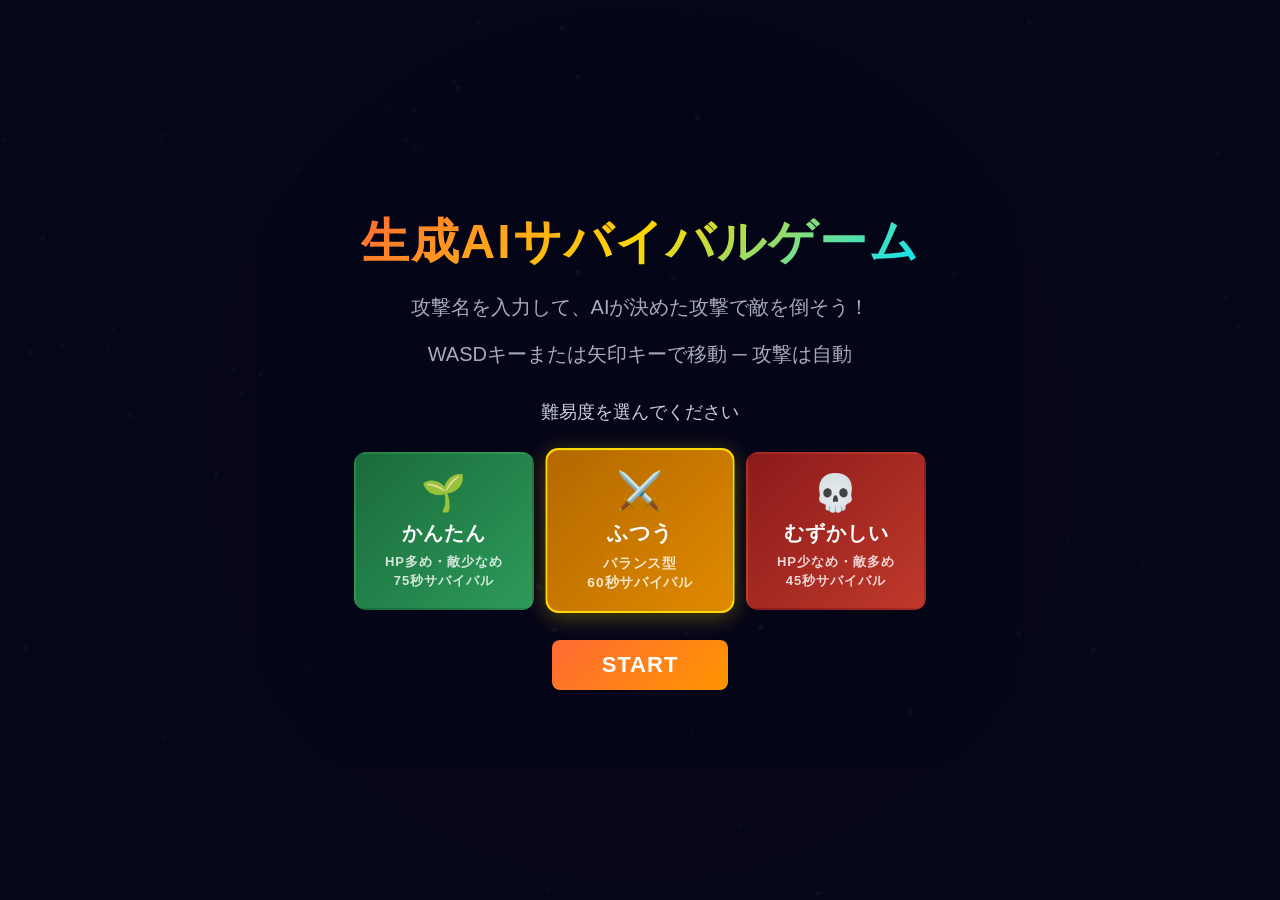
<file: index.html>
<!DOCTYPE html>
<html lang="ja">

<head>
    <meta charset="UTF-8">
    <title>AI Survival Game</title>
    <link rel="stylesheet" href="style.css?v=2">
</head>

<body>

<canvas id="gameCanvas"></canvas>

<script src="main.js?v=3"></script>

</body>
</html>
</file>
<file: style.css>
* {
    margin: 0;
    padding: 0;
    box-sizing: border-box;
}
 
body {
    overflow: hidden;
    background: #0a0a1a;
}
 
canvas {
    display: block;
}
 
/* ===========================
   画面オーバーレイ共通
   =========================== */
 
.screen {
    position: fixed;
    inset: 0;
    display: flex;
    flex-direction: column;
    align-items: center;
    justify-content: center;
    gap: 20px;
    color: white;
    font-family: 'Segoe UI', 'Hiragino Sans', 'Noto Sans JP', sans-serif;
    background: rgba(6, 6, 24, 0.92);
    text-align: center;
    z-index: 10;
}
 
.screen h1 {
    font-size: 48px;
    margin: 0;
    background: linear-gradient(135deg, #ff6b35, #ffd700, #00e5ff);
    -webkit-background-clip: text;
    -webkit-text-fill-color: transparent;
    background-clip: text;
    letter-spacing: 2px;
}
 
.screen h2 {
    font-size: 32px;
    margin: 0;
}
 
.screen p {
    font-size: 20px;
    margin: 0;
    color: #aab;
}
 
.screen .gen {
    font-size: 22px;
    color: white;
}
 
.screen button {
    font-size: 22px;
    padding: 12px 50px;
    border: none;
    border-radius: 8px;
    background: linear-gradient(135deg, #ff6b35, #ff9500);
    color: white;
    font-weight: bold;
    cursor: pointer;
    transition: transform 0.15s, box-shadow 0.15s;
    letter-spacing: 1px;
}
 
.screen button:hover {
    transform: translateY(-2px);
    box-shadow: 0 6px 20px rgba(255, 107, 53, 0.4);
}
 
.screen button:disabled {
    opacity: 0.5;
    cursor: default;
    transform: none;
    box-shadow: none;
}
 
.screen input {
    font-size: 22px;
    padding: 12px 20px;
    border-radius: 8px;
    border: 2px solid rgba(255, 107, 53, 0.6);
    background: rgba(255, 255, 255, 0.08);
    color: white;
    width: min(400px, 80vw);
    text-align: center;
    outline: none;
    transition: border-color 0.2s;
}
 
.screen input:focus {
    border-color: #ff6b35;
    box-shadow: 0 0 12px rgba(255, 107, 53, 0.3);
}
 
.screen input::placeholder {
    color: #667;
}
 
.subtitle {
    font-size: 14px;
    color: #667;
    margin-top: -4px;
}
 
/* ===========================
   難易度選択ボタン
   =========================== */
 
.difficulty-select {
    display: flex;
    gap: 16px;
    flex-wrap: wrap;
    justify-content: center;
    margin-top: 8px;
}
 
.diff-btn {
    width: 180px;
    padding: 18px 16px !important;
    border-radius: 12px !important;
    display: flex;
    flex-direction: column;
    align-items: center;
    gap: 6px;
    transition: transform 0.15s, box-shadow 0.15s, border-color 0.15s;
    border: 2px solid transparent !important;
    cursor: pointer;
}
 
.diff-btn .diff-icon {
    font-size: 36px;
}
 
.diff-btn .diff-label {
    font-size: 20px;
    font-weight: bold;
}
 
.diff-btn .diff-desc {
    font-size: 13px;
    opacity: 0.8;
    line-height: 1.4;
}
 
/* かんたん */
.diff-easy {
    background: linear-gradient(135deg, #1a6b3a, #2d9a5a) !important;
}
.diff-easy:hover,
.diff-easy.selected {
    border-color: #4cff8a !important;
    box-shadow: 0 4px 20px rgba(76, 255, 138, 0.3);
}
 
/* ふつう */
.diff-normal {
    background: linear-gradient(135deg, #b36800, #e08a00) !important;
}
.diff-normal:hover,
.diff-normal.selected {
    border-color: #ffd700 !important;
    box-shadow: 0 4px 20px rgba(255, 215, 0, 0.3);
}
 
/* むずかしい */
.diff-hard {
    background: linear-gradient(135deg, #8b1a1a, #c0392b) !important;
}
.diff-hard:hover,
.diff-hard.selected {
    border-color: #ff4757 !important;
    box-shadow: 0 4px 20px rgba(255, 71, 87, 0.3);
}
 
.diff-btn.selected {
    transform: scale(1.05);
}
</file>
